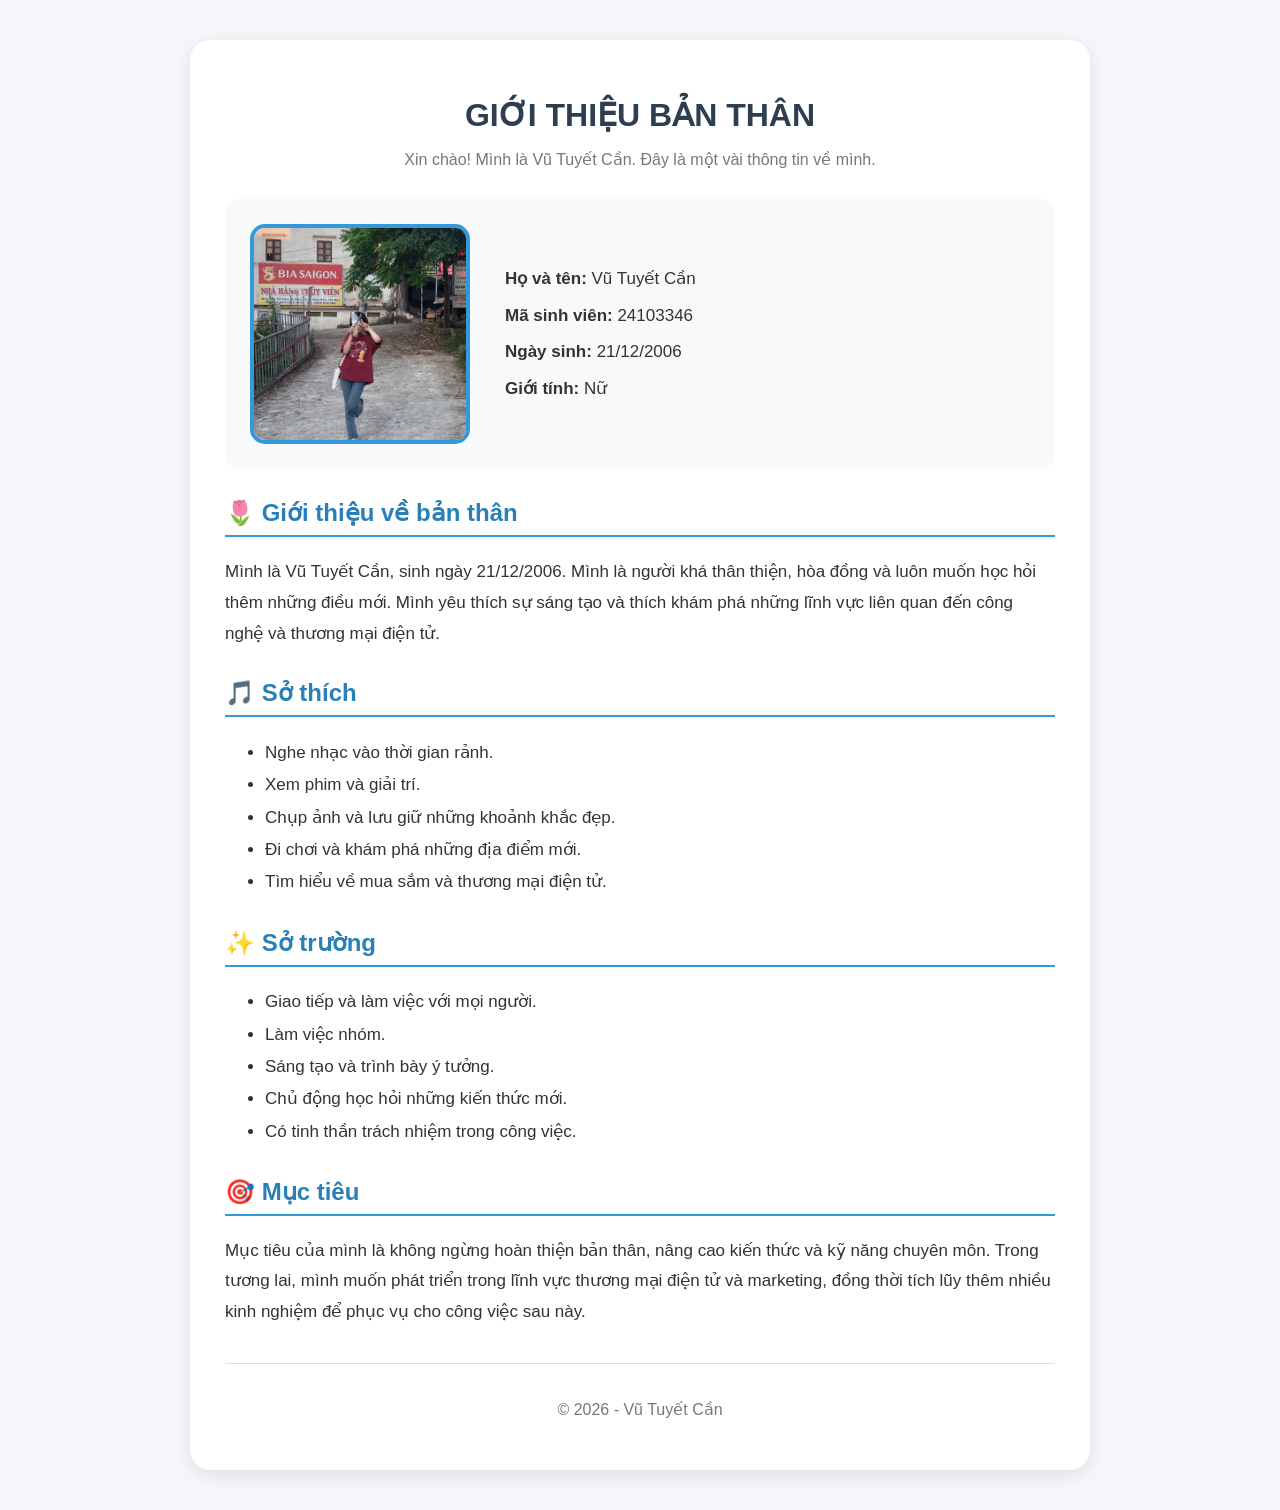
<file: 1-personal-tasks/Cann2410/index.html>
<!DOCTYPE html>
<html lang="vi">
<head>
    <meta charset="UTF-8">
    <meta name="viewport" content="width=device-width, initial-scale=1.0">
    <title>Giới thiệu bản thân - Vũ Tuyết Cần</title>

    <style>
        * {
            box-sizing: border-box;
        }

        body {
            margin: 0;
            font-family: Arial, sans-serif;
            background: #f5f7fa;
            color: #333;
        }

        .container {
            width: 90%;
            max-width: 900px;
            margin: 40px auto;
            background: white;
            padding: 35px;
            border-radius: 20px;
            box-shadow: 0 5px 20px rgba(0, 0, 0, 0.1);
        }

        h1 {
            text-align: center;
            color: #2c3e50;
            margin-bottom: 10px;
        }

        .welcome {
            text-align: center;
            color: #777;
            margin-bottom: 30px;
        }

        .profile {
            display: flex;
            align-items: center;
            gap: 35px;
            padding: 25px;
            background: #f8f9fa;
            border-radius: 15px;
        }

        .profile img {
            width: 220px;
            height: 220px;
            object-fit: cover;
            border-radius: 15px;
            border: 4px solid #3498db;
        }

        .info {
            flex: 1;
        }

        .info p {
            font-size: 17px;
            line-height: 1.7;
            margin: 8px 0;
        }

        .section {
            margin-top: 30px;
        }

        .section h2 {
            color: #2980b9;
            border-bottom: 2px solid #3498db;
            padding-bottom: 8px;
        }

        .section p {
            font-size: 17px;
            line-height: 1.8;
        }

        ul {
            font-size: 17px;
            line-height: 1.9;
        }

        .footer {
            text-align: center;
            margin-top: 35px;
            padding-top: 20px;
            border-top: 1px solid #ddd;
            color: #777;
        }

        @media (max-width: 650px) {
            .profile {
                flex-direction: column;
                text-align: center;
            }

            .profile img {
                width: 200px;
                height: 200px;
            }
        }
    </style>
</head>

<body>

    <div class="container">

        <h1>GIỚI THIỆU BẢN THÂN</h1>

        <p class="welcome">
            Xin chào! Mình là Vũ Tuyết Cần. Đây là một vài thông tin về mình.
        </p>

        <!-- THÔNG TIN CÁ NHÂN -->
        <div class="profile">

            <img src="avatar.jpg" alt="Ảnh đại diện của Vũ Tuyết Cần">

            <div class="info">
                <p><strong>Họ và tên:</strong> Vũ Tuyết Cần</p>

                <p><strong>Mã sinh viên:</strong> 24103346</p>

                <p><strong>Ngày sinh:</strong> 21/12/2006</p>

                <p><strong>Giới tính:</strong> Nữ</p>
            </div>

        </div>

        <!-- GIỚI THIỆU -->
        <div class="section">

            <h2>🌷 Giới thiệu về bản thân</h2>

            <p>
                Mình là Vũ Tuyết Cần, sinh ngày 21/12/2006.
                Mình là người khá thân thiện, hòa đồng và luôn muốn
                học hỏi thêm những điều mới. Mình yêu thích sự sáng tạo
                và thích khám phá những lĩnh vực liên quan đến công nghệ
                và thương mại điện tử.
            </p>

        </div>

        <!-- SỞ THÍCH -->
        <div class="section">

            <h2>🎵 Sở thích</h2>

            <ul>
                <li>Nghe nhạc vào thời gian rảnh.</li>
                <li>Xem phim và giải trí.</li>
                <li>Chụp ảnh và lưu giữ những khoảnh khắc đẹp.</li>
                <li>Đi chơi và khám phá những địa điểm mới.</li>
                <li>Tìm hiểu về mua sắm và thương mại điện tử.</li>
            </ul>

        </div>

        <!-- SỞ TRƯỜNG -->
        <div class="section">

            <h2>✨ Sở trường</h2>

            <ul>
                <li>Giao tiếp và làm việc với mọi người.</li>
                <li>Làm việc nhóm.</li>
                <li>Sáng tạo và trình bày ý tưởng.</li>
                <li>Chủ động học hỏi những kiến thức mới.</li>
                <li>Có tinh thần trách nhiệm trong công việc.</li>
            </ul>

        </div>

        <!-- MỤC TIÊU -->
        <div class="section">

            <h2>🎯 Mục tiêu</h2>

            <p>
                Mục tiêu của mình là không ngừng hoàn thiện bản thân,
                nâng cao kiến thức và kỹ năng chuyên môn. Trong tương lai,
                mình muốn phát triển trong lĩnh vực thương mại điện tử
                và marketing, đồng thời tích lũy thêm nhiều kinh nghiệm
                để phục vụ cho công việc sau này.
            </p>

        </div>

        <div class="footer">
            <p>© 2026 - Vũ Tuyết Cần</p>
        </div>

    </div>

</body>
</html>
</file>
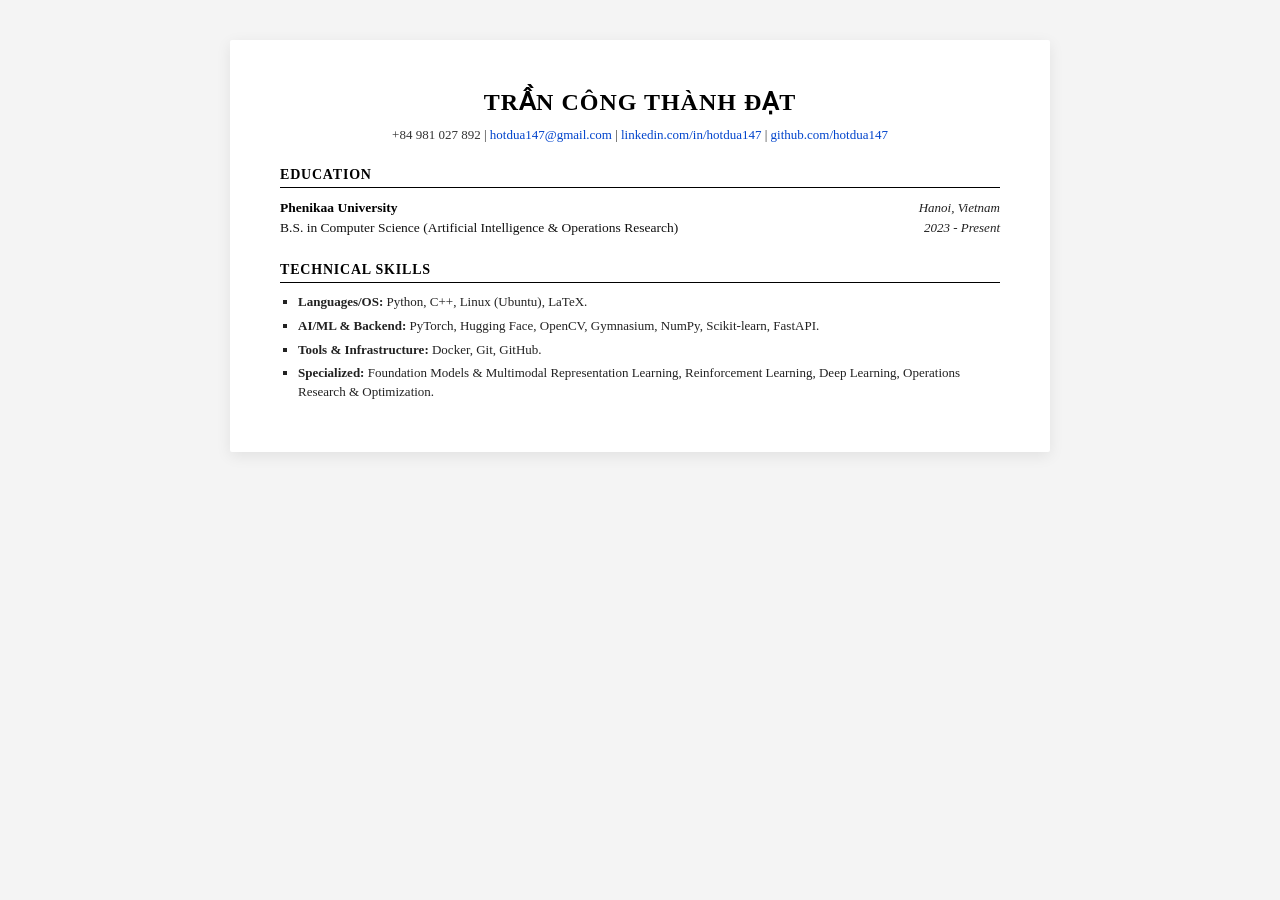
<file: 1-personal-tasks/hotdua147/index.html>
<!DOCTYPE html>
<html lang="vi">
<head>
  <meta charset="UTF-8">
  <meta name="viewport" content="width=device-width, initial-scale=1.0">
  <title>Trang Giới Thiệu Cá Nhân - Trần Công Thành Đạt</title>
  <link rel="stylesheet" href="css/style.css">
</head>
<body>
  <main class="cv-container">
    
    <!-- HEADER -->
    <header class="cv-header">
      <h1 class="name">TRẦN CÔNG THÀNH ĐẠT</h1>
      <div class="contact-info">
        <span>+84 981 027 892</span> | 
        <a href="mailto:hotdua147@gmail.com" aria-label="Gửi email đến hotdua147@gmail.com">hotdua147@gmail.com</a> | 
        <a href="https://linkedin.com/in/hotdua147" target="_blank" rel="noopener noreferrer" aria-label="Hồ sơ LinkedIn">linkedin.com/in/hotdua147</a> | 
        <a href="https://github.com/hotdua147" target="_blank" rel="noopener noreferrer" aria-label="Tài khoản GitHub">github.com/hotdua147</a>
      </div>
    </header>

    <!-- HỌC VẤN / EDUCATION -->
    <section class="cv-section">
      <h2 class="section-title">EDUCATION</h2>
      <div class="section-content">
        <div class="item-header">
          <span class="institution">Phenikaa University</span>
          <span class="location">Hanoi, Vietnam</span>
        </div>
        <div class="item-subheader">
          <span class="degree">B.S. in Computer Science (Artificial Intelligence & Operations Research)</span>
          <span class="date">2023 - Present</span>
        </div>
      </div>
    </section>

    <!-- KỸ NĂNG / TECHNICAL SKILLS -->
    <section class="cv-section">
      <h2 class="section-title">TECHNICAL SKILLS</h2>
      <div class="section-content">
        <ul class="skills-list">
          <li><strong>Languages/OS:</strong> Python, C++, Linux (Ubuntu), LaTeX.</li>
          <li><strong>AI/ML & Backend:</strong> PyTorch, Hugging Face, OpenCV, Gymnasium, NumPy, Scikit-learn, FastAPI.</li>
          <li><strong>Tools & Infrastructure:</strong> Docker, Git, GitHub.</li>
          <li><strong>Specialized:</strong> Foundation Models & Multimodal Representation Learning, Reinforcement Learning, Deep Learning, Operations Research & Optimization.</li>
        </ul>
      </div>
    </section>

  </main>
</body>
</html>
</file>
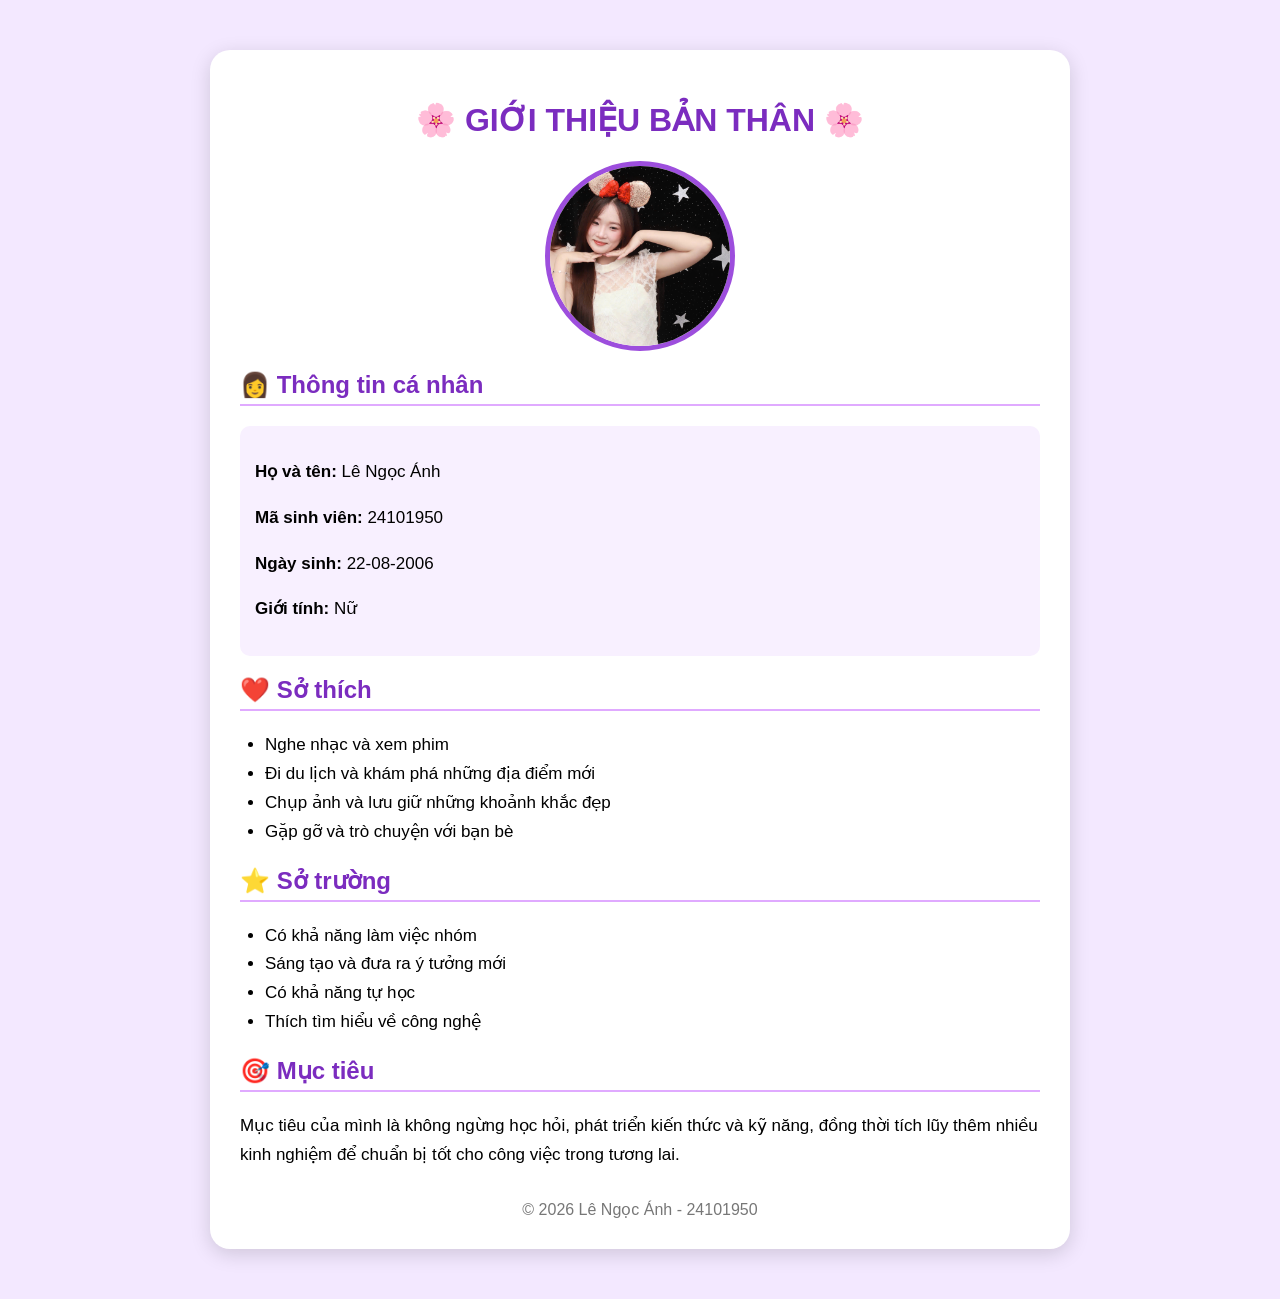
<file: 1-personal-tasks/Ngocanh-22/index.html>
<!DOCTYPE html>
<html lang="vi">
<head>
    <meta charset="UTF-8">
    <meta name="viewport" content="width=device-width, initial-scale=1.0">
    <title>Giới thiệu cá nhân - Lê Ngọc Ánh</title>

    <style>
        body {
            font-family: Arial, sans-serif;
            background: #f3e8ff;
            margin: 0;
            padding: 0;
        }

        .container {
            width: 800px;
            max-width: 90%;
            margin: 50px auto;
            background: white;
            padding: 30px;
            border-radius: 20px;
            box-shadow: 0 5px 20px rgba(0,0,0,0.15);
        }

        h1 {
            text-align: center;
            color: #7b2cbf;
        }

        .avatar {
            display: block;
            width: 180px;
            height: 180px;
            object-fit: cover;
            border-radius: 50%;
            margin: 20px auto;
            border: 5px solid #9d4edd;
        }

        h2 {
            color: #7b2cbf;
            border-bottom: 2px solid #e0aaff;
            padding-bottom: 5px;
        }

        p, li {
            font-size: 17px;
            line-height: 1.7;
        }

        ul {
            padding-left: 25px;
        }

        .info {
            background: #f8f0ff;
            padding: 15px;
            border-radius: 10px;
        }

        .footer {
            text-align: center;
            margin-top: 30px;
            color: #777;
        }
    </style>
</head>

<body>

    <div class="container">

        <h1>🌸 GIỚI THIỆU BẢN THÂN 🌸</h1>

        <!-- Ảnh đại diện -->
        <img src="avatar.jpg" alt="Ảnh đại diện Lê Ngọc Ánh" class="avatar">

        <h2>👩 Thông tin cá nhân</h2>

        <div class="info">
            <p><strong>Họ và tên:</strong> Lê Ngọc Ánh</p>
            <p><strong>Mã sinh viên:</strong> 24101950</p>
            <p><strong>Ngày sinh:</strong> 22-08-2006</p>
            <p><strong>Giới tính:</strong> Nữ</p>
        </div>

        <h2>❤️ Sở thích</h2>

        <ul>
            <li>Nghe nhạc và xem phim</li>
            <li>Đi du lịch và khám phá những địa điểm mới</li>
            <li>Chụp ảnh và lưu giữ những khoảnh khắc đẹp</li>
            <li>Gặp gỡ và trò chuyện với bạn bè</li>
        </ul>

        <h2>⭐ Sở trường</h2>

        <ul>
            <li>Có khả năng làm việc nhóm</li>
            <li>Sáng tạo và đưa ra ý tưởng mới</li>
            <li>Có khả năng tự học</li>
            <li>Thích tìm hiểu về công nghệ</li>
        </ul>

        <h2>🎯 Mục tiêu</h2>

        <p>
            Mục tiêu của mình là không ngừng học hỏi, phát triển
            kiến thức và kỹ năng, đồng thời tích lũy thêm nhiều
            kinh nghiệm để chuẩn bị tốt cho công việc trong tương lai.
        </p>

        <div class="footer">
            © 2026 Lê Ngọc Ánh - 24101950
        </div>

    </div>

</body>
</html>
</file>
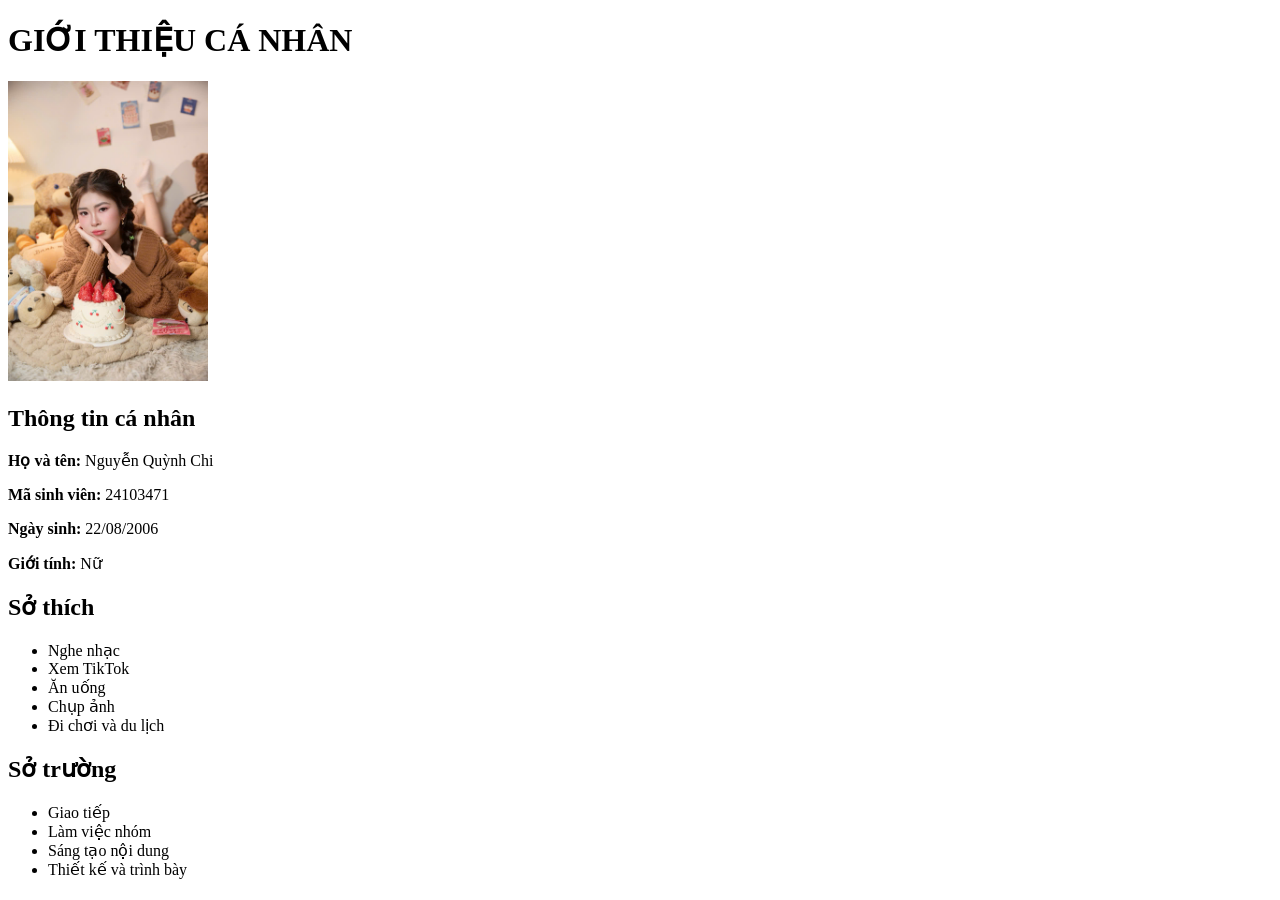
<file: 1-personal-tasks/nguyenchi2806/index.html>
<!DOCTYPE html>
<html lang="vi">
<head>
    <meta charset="UTF-8">
    <meta name="viewport" content="width=device-width, initial-scale=1.0">
    <title>Giới thiệu cá nhân</title>
</head>

<body>

    <h1>GIỚI THIỆU CÁ NHÂN</h1>

    <!-- Ảnh đại diện -->
    <img src="avatar.jpg" 
         alt="Ảnh đại diện" 
         width="200">

    <h2>Thông tin cá nhân</h2>

    <p><strong>Họ và tên:</strong> Nguyễn Quỳnh Chi</p>

    <p><strong>Mã sinh viên:</strong> 24103471</p>

    <p><strong>Ngày sinh:</strong> 22/08/2006</p>

    <p><strong>Giới tính:</strong> Nữ</p>


    <h2>Sở thích</h2>

    <ul>
        <li>Nghe nhạc</li>
        <li>Xem TikTok</li>
        <li>Ăn uống</li>
        <li>Chụp ảnh</li>
        <li>Đi chơi và du lịch</li>
    </ul>


    <h2>Sở trường</h2>

    <ul>
        <li>Giao tiếp</li>
        <li>Làm việc nhóm</li>
        <li>Sáng tạo nội dung</li>
        <li>Thiết kế và trình bày</li>
    </ul>

</body>
</html>
</file>
<file: 1-personal-tasks/hotdua147/css/style.css>
/* Reset CSS */
* {
  margin: 0;
  padding: 0;
  box-sizing: border-box;
}

body {
  font-family: 'Times New Roman', Times, 'Georgia', serif;
  background-color: #f4f4f4;
  color: #111111;
  line-height: 1.45;
  padding: 40px 20px;
}

/* Container thiết kế chuẩn khổ A4 / Resume */
.cv-container {
  max-width: 820px;
  margin: 0 auto;
  background: #ffffff;
  padding: 45px 50px;
  box-shadow: 0 4px 15px rgba(0, 0, 0, 0.08);
  border-radius: 2px;
}

/* Header */
.cv-header {
  text-align: center;
  margin-bottom: 20px;
}

.name {
  font-size: 24px;
  font-weight: bold;
  letter-spacing: 1px;
  margin-bottom: 6px;
  color: #000000;
}

.contact-info {
  font-size: 13px;
  color: #333333;
}

.contact-info a {
  color: #0044cc;
  text-decoration: none;
}

.contact-info a:hover {
  text-decoration: underline;
}

/* Sections */
.cv-section {
  margin-bottom: 22px;
}

.cv-section:last-child {
  margin-bottom: 0;
}

.section-title {
  font-size: 14px;
  font-weight: bold;
  letter-spacing: 0.8px;
  text-transform: uppercase;
  color: #000000;
  border-bottom: 1px solid #000000;
  padding-bottom: 2px;
  margin-bottom: 10px;
}

/* Header hàng của Item */
.item-header, .item-subheader {
  display: flex;
  justify-content: space-between;
  align-items: baseline;
  font-size: 13.5px;
}

.institution {
  font-weight: bold;
  color: #000000;
}

.location, .date {
  font-style: italic;
  font-size: 13px;
  color: #222222;
}

.degree {
  font-size: 13.5px;
}

.item-subheader {
  margin-bottom: 6px;
}

/* Technical Skills */
.skills-list {
  list-style-type: square;
  margin-left: 18px;
}

.skills-list li {
  font-size: 13px;
  margin-bottom: 5px;
  color: #222222;
}

/* Tối ưu hóa cho thiết bị di động */
@media (max-width: 600px) {
  body {
    padding: 10px;
  }

  .cv-container {
    padding: 25px 20px;
  }

  .item-header, .item-subheader {
    flex-direction: column;
    align-items: flex-start;
  }

  .location, .date {
    margin-top: 2px;
  }
}

/* Tối ưu hóa khi lưu/in thành file PDF */
@media print {
  body {
    background-color: #ffffff;
    padding: 0;
  }
  
  .cv-container {
    box-shadow: none;
    padding: 0;
    max-width: 100%;
  }

  .cv-section {
    page-break-inside: avoid;
  }

  .contact-info a {
    color: #000000;
    text-decoration: none;
  }
}
</file>
